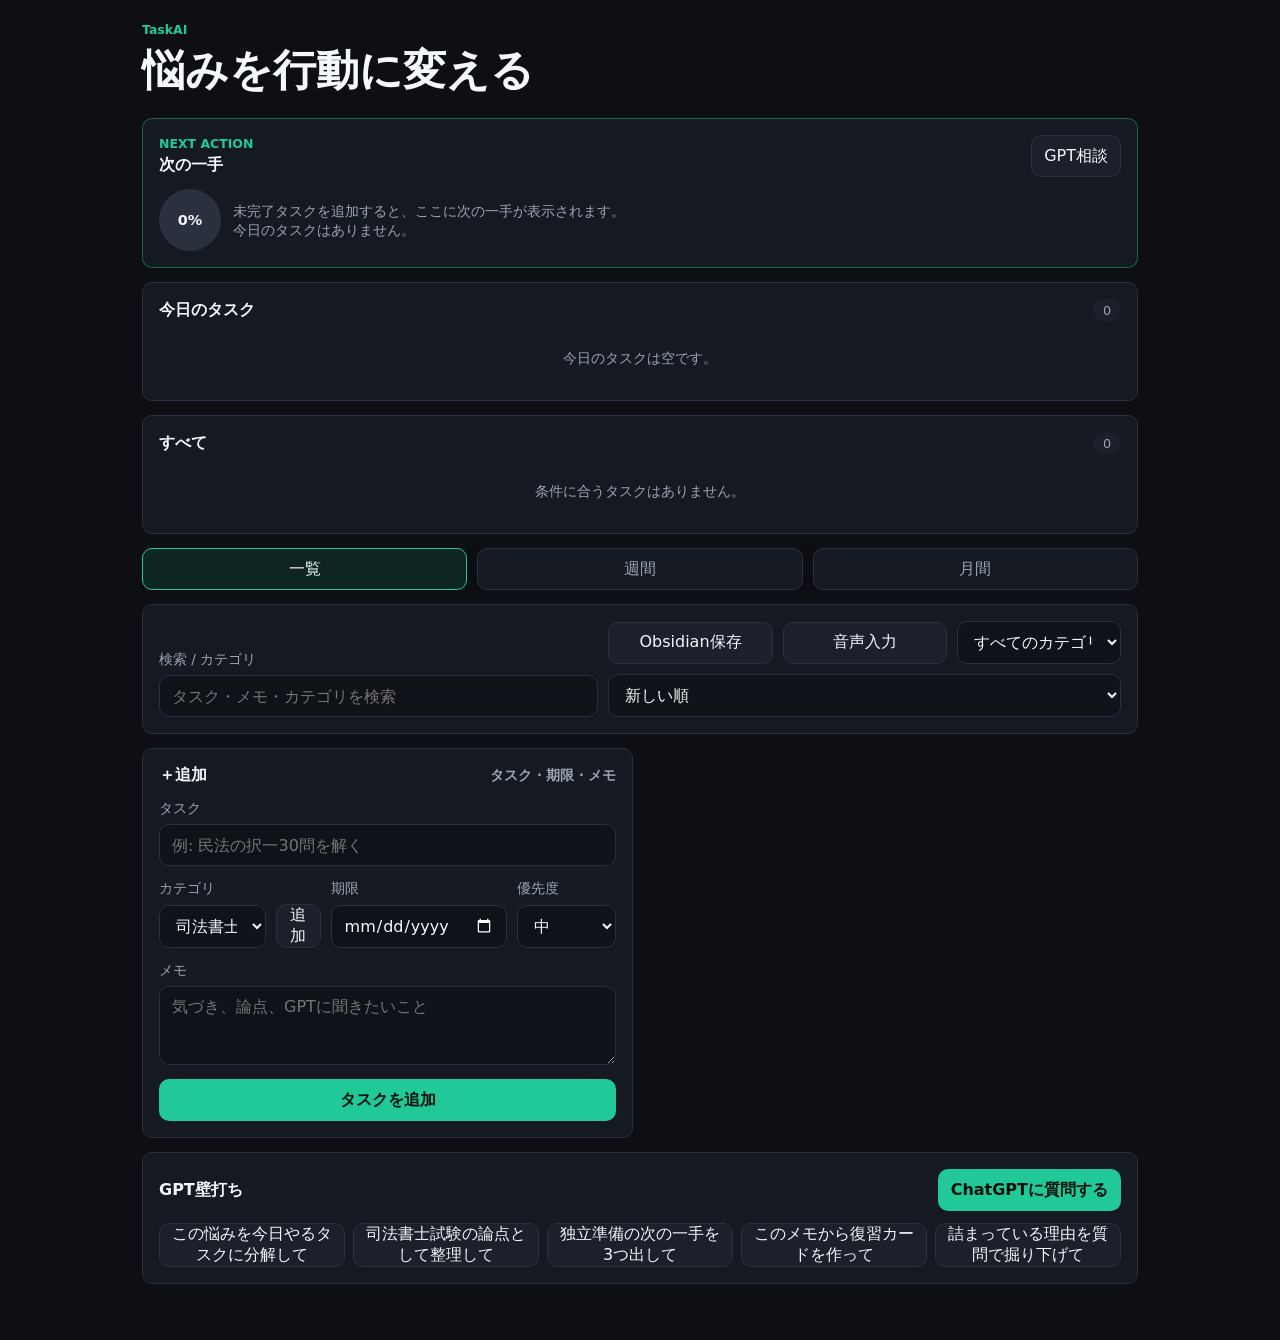
<file: index.html>
<!doctype html>
<html lang="ja">
  <head>
    <meta charset="utf-8">
    <meta name="viewport" content="width=device-width, initial-scale=1, viewport-fit=cover">
    <meta name="theme-color" content="#0d0f14">
    <meta name="description" content="悩みを行動に変えるTaskAI">
    <title>TaskAI</title>
    <script>
      (() => {
        const icon = "data:image/svg+xml,%3Csvg xmlns='http://www.w3.org/2000/svg' viewBox='0 0 512 512'%3E%3Crect width='512' height='512' rx='96' fill='%230d0f14'/%3E%3Cpath fill='%2320c997' d='M132 154h248v48H132zM132 236h184v48H132zM132 318h124v48H132z'/%3E%3Ccircle cx='376' cy='329' r='54' fill='%2376a9ff'/%3E%3C/svg%3E";
        const manifest = {
          name: "TaskAI",
          short_name: "TaskAI",
          description: "悩みを行動に変えるTaskAI",
          start_url: "./index.html",
          scope: "./",
          display: "standalone",
          background_color: "#0d0f14",
          theme_color: "#0d0f14",
          icons: [{ src: icon, sizes: "512x512", type: "image/svg+xml", purpose: "any maskable" }]
        };
        const href = URL.createObjectURL(new Blob([JSON.stringify(manifest)], { type: "application/manifest+json" }));
        document.write(`<link rel="manifest" href="${href}">`);
      })();
    </script>
    <link rel="stylesheet" href="./style.css?v=20260524-3">
  </head>
  <body>
    <div class="app-shell">
      <header class="topbar">
        <div>
          <p class="eyebrow">TaskAI</p>
          <h1>悩みを行動に変える</h1>
        </div>
        <button id="installButton" class="icon-button" type="button" hidden aria-label="ホーム画面に追加">+</button>
      </header>

      <main class="layout">
        <section class="next-panel" aria-label="次の一手">
          <div class="section-title">
            <div>
              <p class="eyebrow">NEXT ACTION</p>
              <h2>次の一手</h2>
            </div>
            <button id="nextActionAskButton" class="template-button" type="button">GPT相談</button>
          </div>
          <div class="next-action-body">
            <div class="progress-ring compact" aria-hidden="true"><span id="completionRate">0%</span></div>
            <div>
              <p id="nextActionText" class="next-action-text">未完了タスクを追加すると、ここに次の一手が表示されます。</p>
              <p id="todaySummary" class="today-summary">今日のタスクはありません。</p>
            </div>
          </div>
        </section>

        <section class="task-section" data-list-section aria-label="今日のタスク">
          <div class="section-title">
            <h2>今日のタスク</h2>
            <span id="todayCount" class="count-pill">0</span>
          </div>
          <div id="todayTasks" class="task-list"></div>
        </section>

        <section class="task-section" data-list-section aria-label="すべてのタスク">
          <div class="section-title">
            <h2>すべて</h2>
            <span id="taskCount" class="count-pill">0</span>
          </div>
          <div id="taskList" class="task-list"></div>
        </section>

        <section class="view-switcher" aria-label="週間月間表示">
          <button class="view-button active" data-view="list" type="button">一覧</button>
          <button class="view-button" data-view="week" type="button">週間</button>
          <button class="view-button" data-view="month" type="button">月間</button>
        </section>

        <section id="calendarView" class="calendar-view hidden" aria-label="カレンダー表示">
          <div class="section-title">
            <h2 id="calendarTitle">週間ビュー</h2>
            <span id="calendarCount" class="count-pill">0</span>
          </div>
          <div id="calendarGrid" class="calendar-grid"></div>
        </section>

        <section class="toolbar" aria-label="検索とカテゴリ">
          <label class="search-field">
            <span>検索 / カテゴリ</span>
            <input id="searchInput" type="search" placeholder="タスク・メモ・カテゴリを検索">
          </label>
          <div class="toolbar-row">
            <button id="obsidianButton" class="template-button" type="button">Obsidian保存</button>
            <button id="voiceButton" class="template-button" type="button">音声入力</button>
            <select id="categoryFilter" aria-label="カテゴリフィルタ"></select>
            <select id="sortSelect" aria-label="並び替え">
              <option value="created-desc">新しい順</option>
              <option value="due-asc">期限が近い順</option>
              <option value="priority-desc">優先度順</option>
              <option value="title-asc">名前順</option>
            </select>
          </div>
        </section>

        <details id="addTaskDetails" class="form-panel" open>
          <summary class="form-summary">
            <span>＋追加</span>
            <small>タスク・期限・メモ</small>
          </summary>
          <form id="taskForm" autocomplete="off">
            <label>
              <span>タスク</span>
              <input id="taskTitle" name="title" type="text" placeholder="例: 民法の択一30問を解く" required>
            </label>
            <div class="form-grid">
              <label>
                <span>カテゴリ</span>
                <div class="inline-field">
                  <select id="taskCategory" name="category"></select>
                  <button id="addCategoryButton" class="ghost-button" type="button">追加</button>
                </div>
              </label>
              <label>
                <span>期限</span>
                <input id="taskDueDate" name="dueDate" type="date">
              </label>
              <label>
                <span>優先度</span>
                <select id="taskPriority" name="priority">
                  <option value="high">高</option>
                  <option value="medium" selected>中</option>
                  <option value="low">低</option>
                </select>
              </label>
            </div>
            <label>
              <span>メモ</span>
              <textarea id="taskMemo" name="memo" rows="3" placeholder="気づき、論点、GPTに聞きたいこと"></textarea>
            </label>
            <button class="primary-button wide" type="submit">タスクを追加</button>
          </form>
        </details>

        <section class="quick-panel" aria-label="GPT壁打ち">
          <div class="section-title">
            <h2>GPT壁打ち</h2>
            <button id="askChatGptButton" class="primary-button" type="button">ChatGPTに質問する</button>
          </div>
          <div id="templateQuestions" class="template-grid"></div>
        </section>
      </main>
    </div>

    <button id="addTaskFab" class="fab-button" type="button" aria-label="タスク追加フォームを開く">+</button>

    <template id="taskTemplate">
      <article class="task-card">
        <div class="task-main">
          <button class="complete-button" type="button" aria-label="完了を切り替え"></button>
          <div class="task-content">
            <div class="task-heading">
              <h3></h3>
              <span class="priority-dot"></span>
            </div>
            <div class="task-meta"></div>
            <textarea class="memo-input" rows="2" aria-label="メモ"></textarea>
          </div>
        </div>
        <div class="task-actions">
          <button class="template-button edit-button" type="button">編集</button>
          <button class="template-button ask-button" type="button">GPT質問</button>
          <button class="danger-button delete-button" type="button">削除</button>
        </div>
      </article>
    </template>

    <dialog id="editTaskDialog" class="edit-dialog">
      <form id="editTaskForm" class="edit-dialog-form" method="dialog">
        <div class="section-title">
          <h2>タスクを編集</h2>
          <button id="closeEditDialogButton" class="icon-button" type="button" aria-label="閉じる">x</button>
        </div>
        <input id="editTaskId" type="hidden">
        <label>
          <span>タスク</span>
          <input id="editTaskTitle" type="text" required>
        </label>
        <div class="form-grid">
          <label>
            <span>カテゴリ</span>
            <input id="editTaskCategory" type="text" list="editCategoryList">
            <datalist id="editCategoryList"></datalist>
          </label>
          <label>
            <span>期限</span>
            <input id="editTaskDueDate" type="date">
          </label>
          <label>
            <span>優先度</span>
            <select id="editTaskPriority">
              <option value="high">高</option>
              <option value="medium">中</option>
              <option value="low">低</option>
            </select>
          </label>
        </div>
        <label>
          <span>メモ</span>
          <textarea id="editTaskMemo" rows="4"></textarea>
        </label>
        <div class="dialog-actions">
          <button id="cancelEditTaskButton" class="ghost-button" type="button">キャンセル</button>
          <button class="primary-button" type="submit">保存</button>
        </div>
      </form>
    </dialog>

    <script type="module" src="./app.js?v=20260524-3"></script>
  </body>
</html>
</file>
<file: style.css>
:root {
  color-scheme: dark;
  --bg: #0d0f14;
  --panel: #151922;
  --panel-soft: #1b202b;
  --line: #2a303d;
  --text: #f4f7fb;
  --muted: #9aa4b2;
  --accent: #20c997;
  --accent-strong: #13b884;
  --danger: #ff6b6b;
  --yellow: #f6c85f;
  --blue: #76a9ff;
  --radius: 10px;
  font-family: Inter, ui-sans-serif, system-ui, -apple-system, BlinkMacSystemFont, "Segoe UI", sans-serif;
}

* { box-sizing: border-box; }
body {
  margin: 0;
  min-height: 100vh;
  background: var(--bg);
  color: var(--text);
  padding-bottom: 86px;
}
button, input, select, textarea { font: inherit; }
button { min-height: 42px; cursor: pointer; }
h1, h2, h3, p { margin: 0; }
h1 { font-size: clamp(1.45rem, 6vw, 2.7rem); letter-spacing: 0; }

.app-shell {
  width: min(1040px, 100%);
  margin: 0 auto;
  padding: max(16px, env(safe-area-inset-top)) 14px 28px;
}
.topbar, .section-title, .toolbar-row, .inline-field, .task-heading, .task-actions, .view-switcher {
  display: flex;
  align-items: center;
  gap: 10px;
}
.topbar { justify-content: space-between; padding: 6px 0 18px; }
.section-title { justify-content: space-between; margin-bottom: 12px; }
.layout, form, .task-list, .task-content { display: grid; gap: 14px; }
.eyebrow {
  margin-bottom: 4px;
  color: var(--accent);
  font-size: 0.78rem;
  font-weight: 800;
}

.hero-panel, .next-panel, .quick-panel, .form-panel, .toolbar, .task-section, .calendar-view {
  background: var(--panel);
  border: 1px solid var(--line);
  border-radius: var(--radius);
  padding: 16px;
}
.hero-panel {
  display: grid;
  grid-template-columns: auto 1fr;
  align-items: center;
  gap: 16px;
}
.next-panel {
  position: sticky;
  top: 0;
  z-index: 5;
  border-color: rgba(32, 201, 151, 0.42);
}
.next-action-body {
  display: grid;
  grid-template-columns: auto 1fr;
  align-items: center;
  gap: 12px;
}
.progress-ring {
  --progress: 0%;
  display: grid;
  place-items: center;
  width: 82px;
  aspect-ratio: 1;
  border-radius: 50%;
  background: conic-gradient(var(--accent) var(--progress), #2a303d 0);
  font-weight: 800;
}
.progress-ring.compact {
  width: 62px;
  font-size: 0.9rem;
}
.hero-copy, .toolbar { display: grid; gap: 10px; }
.hero-copy h2, .section-title h2 { font-size: 1rem; }
.hero-copy p, .task-meta, .empty-state, label span, .form-summary small, .next-action-text, .today-summary, .calendar-day p {
  color: var(--muted);
  font-size: 0.86rem;
}
.next-action-text { line-height: 1.6; }

.view-switcher {
  background: rgba(13, 15, 20, 0.92);
}
.view-button {
  flex: 1;
  border: 1px solid var(--line);
  border-radius: var(--radius);
  background: var(--panel);
  color: var(--muted);
}
.view-button.active {
  border-color: var(--accent);
  color: var(--text);
  background: rgba(32, 201, 151, 0.12);
}

.template-grid {
  display: grid;
  grid-template-columns: repeat(auto-fit, minmax(150px, 1fr));
  gap: 8px;
}
.form-summary {
  display: flex;
  align-items: center;
  justify-content: space-between;
  gap: 12px;
  list-style: none;
  cursor: pointer;
  font-weight: 800;
}
.form-summary::-webkit-details-marker { display: none; }
.form-panel[open] .form-summary { margin-bottom: 14px; }
.form-grid { display: grid; grid-template-columns: 1fr; gap: 10px; }
label { display: grid; gap: 6px; }
input, select, textarea {
  width: 100%;
  min-height: 42px;
  border: 1px solid var(--line);
  border-radius: var(--radius);
  background: #0f1218;
  color: var(--text);
  padding: 10px 12px;
  outline: none;
}
textarea { resize: vertical; }
input:focus, select:focus, textarea:focus {
  border-color: var(--accent);
  box-shadow: 0 0 0 3px rgba(32, 201, 151, 0.12);
}

.primary-button, .ghost-button, .template-button, .danger-button, .icon-button {
  border: 1px solid transparent;
  border-radius: var(--radius);
  padding: 0 12px;
  color: var(--text);
}
.primary-button { background: var(--accent); color: #07100d; font-weight: 800; }
.primary-button:hover { background: var(--accent-strong); }
.ghost-button, .template-button, .icon-button { background: var(--panel-soft); border-color: var(--line); }
.danger-button { background: rgba(255, 107, 107, 0.1); border-color: rgba(255, 107, 107, 0.35); color: #ffb4b4; }
.wide { width: 100%; }
.toolbar-row { flex-wrap: wrap; }
.toolbar-row > * { flex: 1 1 140px; }
.count-pill {
  min-width: 28px;
  border-radius: 999px;
  background: var(--panel-soft);
  color: var(--muted);
  padding: 4px 8px;
  text-align: center;
  font-size: 0.8rem;
}

.task-card {
  display: grid;
  gap: 12px;
  border: 1px solid var(--line);
  border-radius: var(--radius);
  background: #10141b;
  padding: 12px;
}
.task-card.is-linked {
  border-color: var(--accent);
  box-shadow: 0 0 0 3px rgba(32, 201, 151, 0.16);
}
.task-main {
  display: grid;
  grid-template-columns: 34px 1fr;
  gap: 10px;
  align-items: start;
}
.complete-button {
  width: 34px;
  min-height: 34px;
  border: 1px solid var(--line);
  border-radius: 50%;
  background: #0f1218;
  color: var(--accent);
  font-weight: 800;
}
.is-completed h3 { color: var(--muted); text-decoration: line-through; }
.priority-dot { width: 10px; height: 10px; border-radius: 50%; flex: 0 0 auto; }
.priority-high .priority-dot, .calendar-task.high { background: var(--danger); }
.priority-medium .priority-dot, .calendar-task.medium { background: var(--yellow); }
.priority-low .priority-dot, .calendar-task.low { background: var(--blue); }
.memo-input { min-height: 58px; background: #0b0d12; }
.task-actions { justify-content: flex-end; flex-wrap: wrap; }
.empty-state { padding: 16px 0; text-align: center; }
.hidden { display: none !important; }

.calendar-grid {
  display: grid;
  grid-template-columns: repeat(auto-fit, minmax(132px, 1fr));
  gap: 10px;
}
.calendar-day {
  min-height: 116px;
  border: 1px solid var(--line);
  border-radius: var(--radius);
  background: #10141b;
  padding: 10px;
}
.calendar-day.today { border-color: var(--accent); }
.calendar-day h3 { margin-bottom: 8px; font-size: 0.92rem; }
.calendar-task {
  display: block;
  width: 100%;
  min-height: 32px;
  margin-top: 6px;
  border: 0;
  border-radius: 7px;
  color: #06100d;
  padding: 6px 8px;
  text-align: left;
  font-size: 0.84rem;
  font-weight: 800;
}
.calendar-task:hover {
  filter: brightness(1.05);
}

.fab-button {
  position: fixed;
  right: max(18px, env(safe-area-inset-right));
  bottom: max(18px, env(safe-area-inset-bottom));
  width: 56px;
  min-height: 56px;
  border: 0;
  border-radius: 50%;
  background: var(--accent);
  color: #07100d;
  font-size: 1.8rem;
  font-weight: 800;
  box-shadow: 0 14px 30px rgba(0, 0, 0, 0.32);
}
.edit-dialog {
  width: min(620px, calc(100% - 24px));
  border: 1px solid var(--line);
  border-radius: var(--radius);
  background: var(--panel);
  color: var(--text);
  padding: 16px;
}
.edit-dialog::backdrop { background: rgba(0, 0, 0, 0.68); }
.edit-dialog-form, .dialog-actions { display: grid; gap: 12px; }
.dialog-actions { grid-template-columns: 1fr 1fr; }

@media (min-width: 760px) {
  body { padding-bottom: 28px; }
  .app-shell { padding-inline: 22px; }
  .layout { grid-template-columns: 1fr 1fr; }
  .hero-panel, .next-panel, .view-switcher, .toolbar, .calendar-view, .quick-panel, .task-section { grid-column: span 2; }
  .form-grid { grid-template-columns: 1.3fr 1fr 0.8fr; }
  .toolbar { grid-template-columns: 1.2fr 1.4fr; align-items: end; }
  .fab-button { display: none; }
}
</file>
